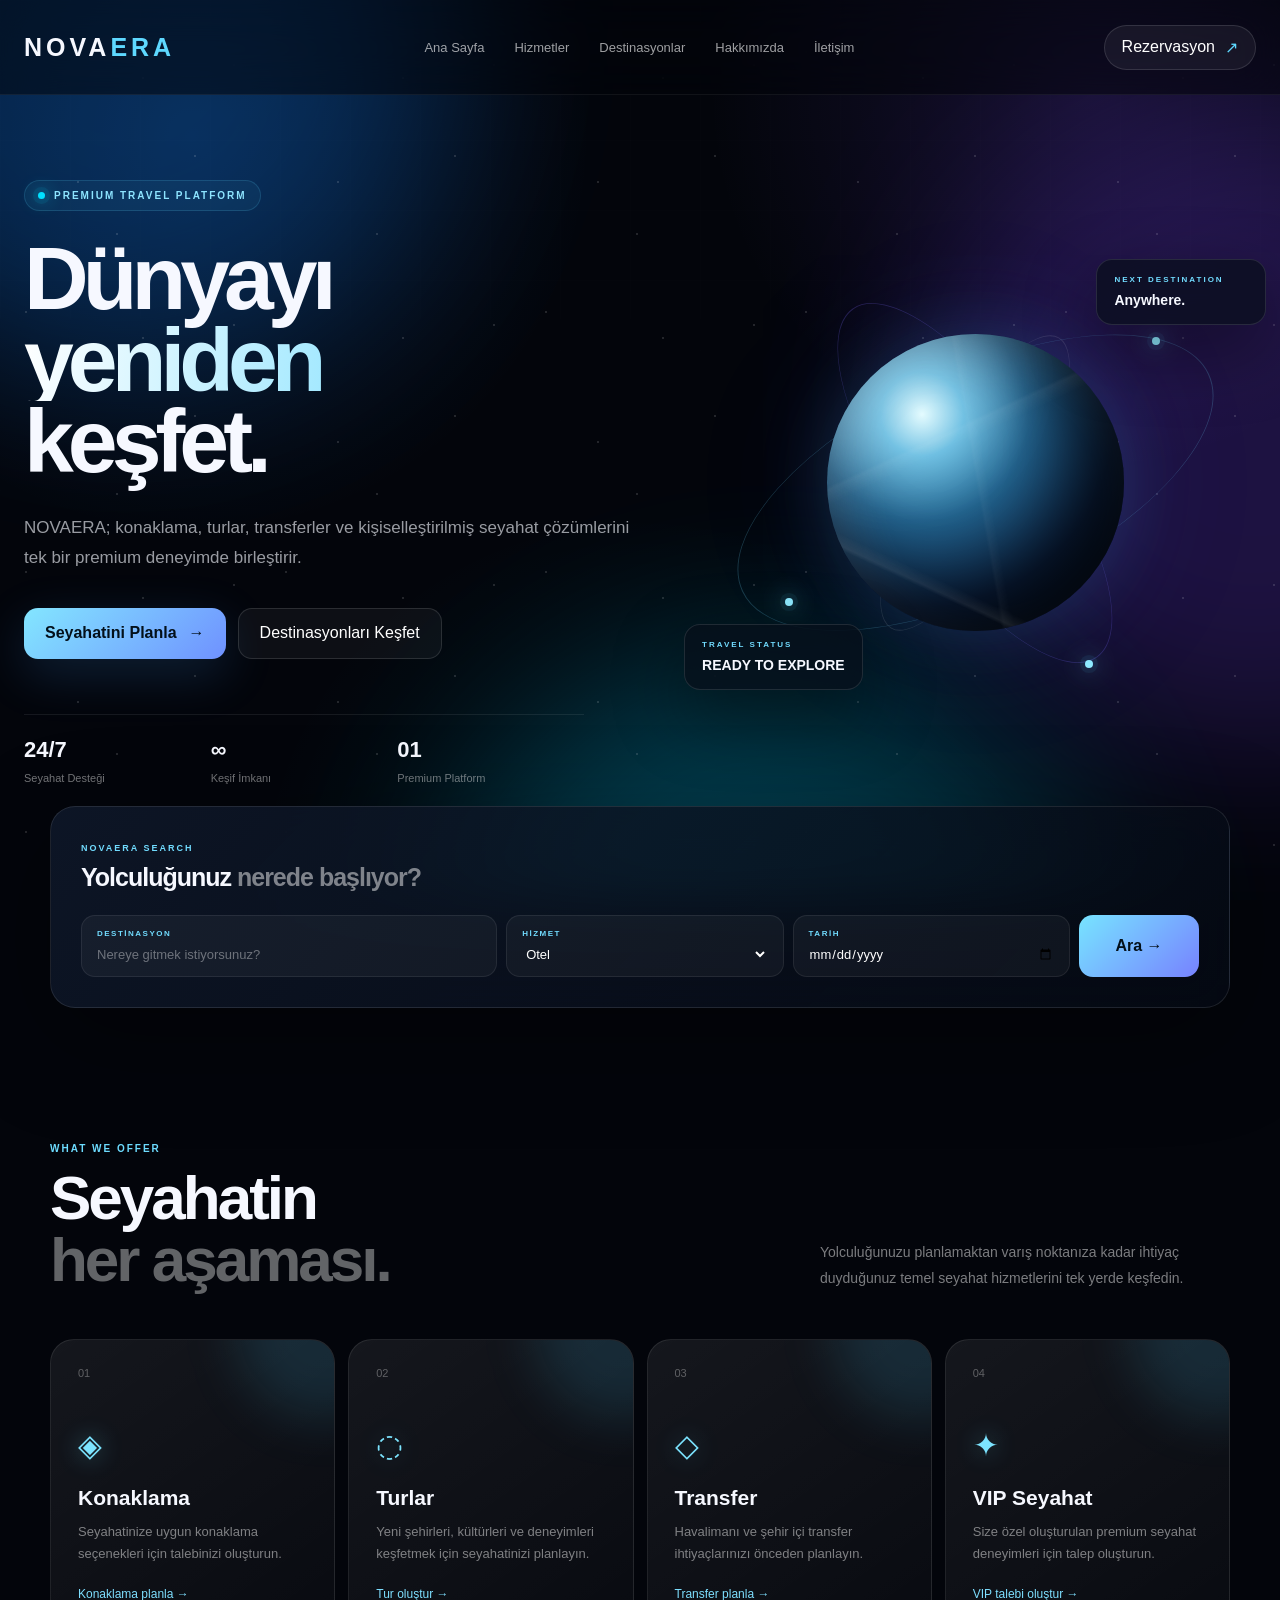
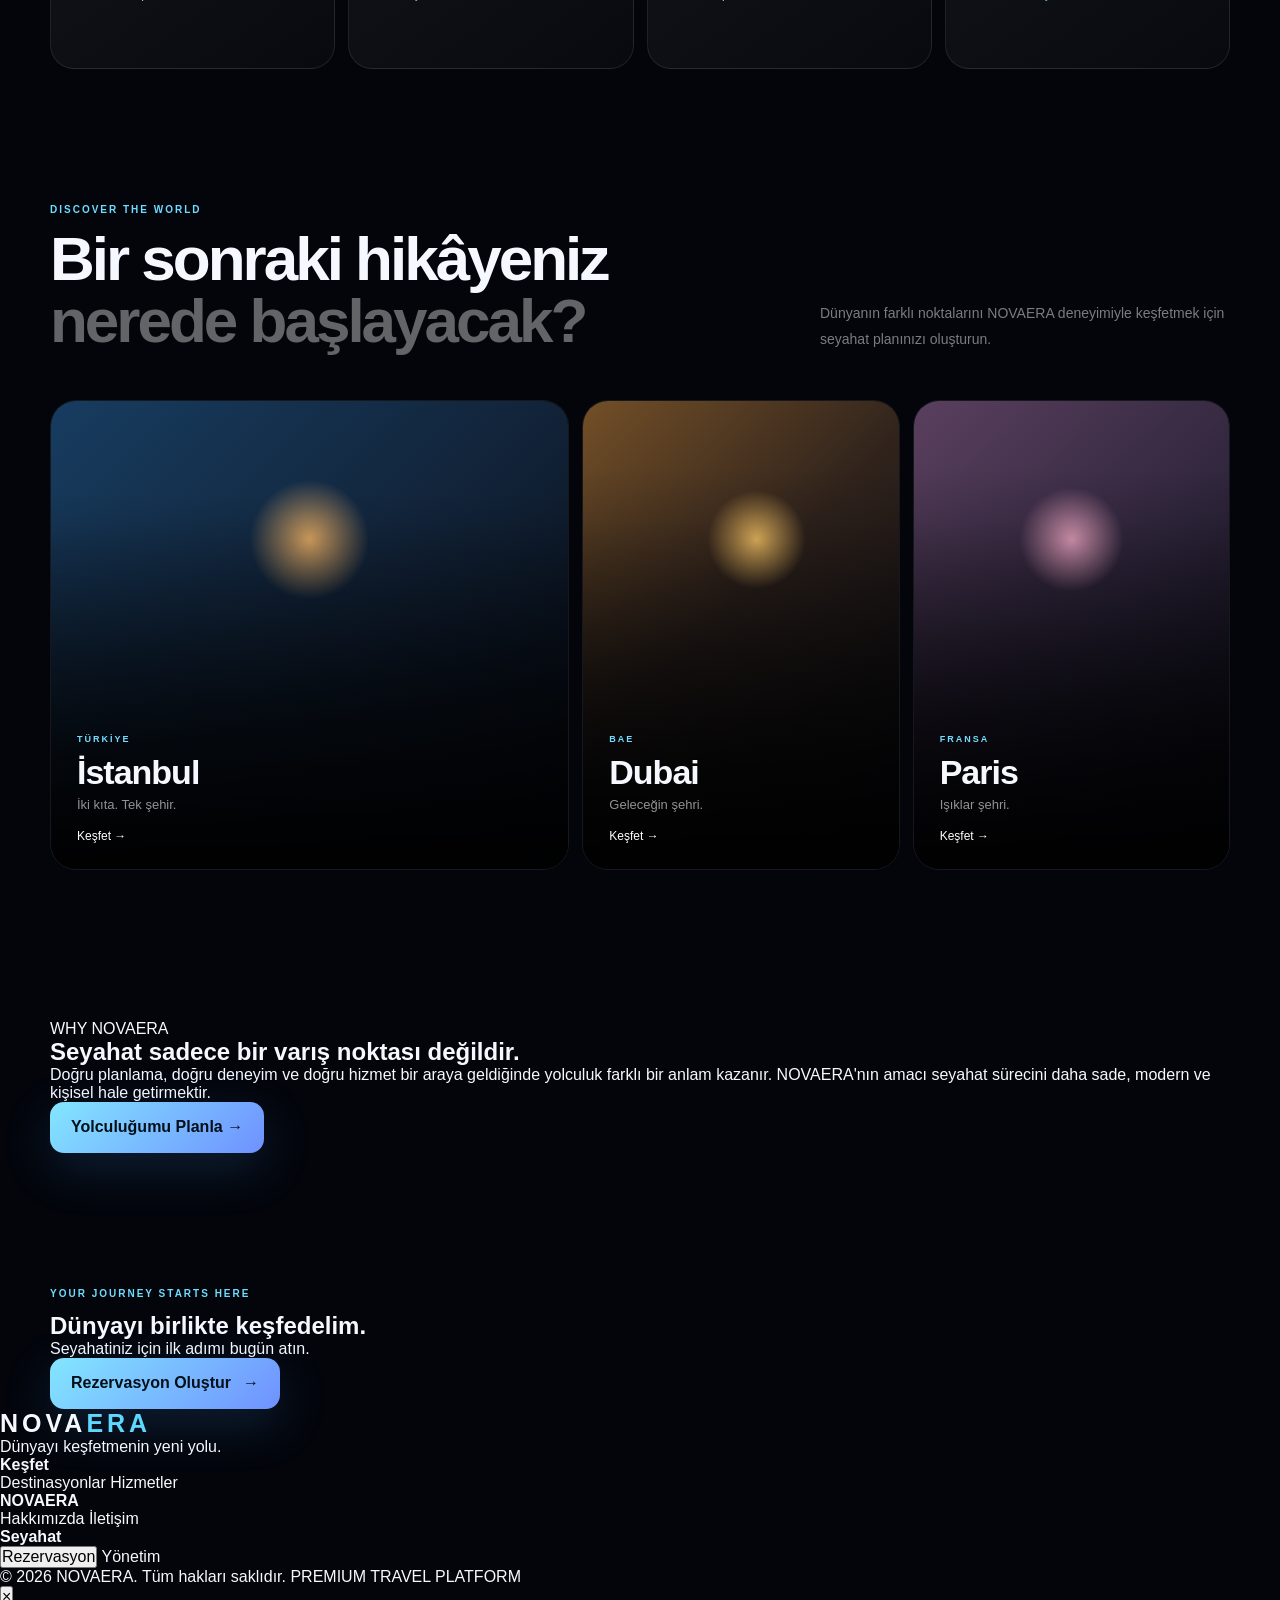
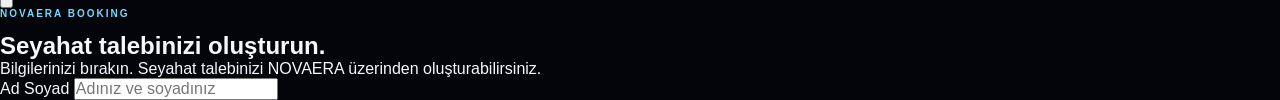
<file: index.html>
<!DOCTYPE html>
<html lang="tr">
<head>
    <meta charset="UTF-8">
    <meta name="viewport" content="width=device-width, initial-scale=1.0">

    <title>NOVAERA — Premium Travel Platform</title>

    <meta
        name="description"
        content="NOVAERA ile otel, tur, transfer ve kişiselleştirilmiş seyahat deneyimlerini keşfedin."
    >

    <link rel="stylesheet" href="./style.css">
</head>

<body>

    <!-- BACKGROUND -->
    <div class="background">
        <div class="aurora aurora-one"></div>
        <div class="aurora aurora-two"></div>
        <div class="aurora aurora-three"></div>
        <div class="stars"></div>
        <div class="grid-background"></div>
    </div>


    <!-- NAVBAR -->
    <header class="navbar">

        <div class="nav-container">

            <a href="#home" class="logo">
                NOVA<span>ERA</span>
            </a>

            <nav class="nav-menu" id="navMenu">

                <a href="#home">Ana Sayfa</a>
                <a href="#services">Hizmetler</a>
                <a href="#destinations">Destinasyonlar</a>
                <a href="#about">Hakkımızda</a>
                <a href="#contact">İletişim</a>

            </nav>

            <button
                class="nav-reservation"
                data-open-booking
            >
                Rezervasyon
                <span>↗</span>
            </button>

            <button
                class="mobile-menu"
                id="mobileMenu"
                aria-label="Menüyü aç"
            >
                ☰
            </button>

        </div>

    </header>


    <!-- HERO -->
    <main id="home">

        <section class="hero">

            <div class="hero-container">

                <!-- LEFT -->
                <div class="hero-content">

                    <div class="eyebrow">
                        <span class="pulse"></span>
                        PREMIUM TRAVEL PLATFORM
                    </div>

                    <h1>
                        Dünyayı
                        <span>yeniden</span>
                        keşfet.
                    </h1>

                    <p class="hero-description">
                        NOVAERA; konaklama, turlar, transferler ve
                        kişiselleştirilmiş seyahat çözümlerini tek
                        bir premium deneyimde birleştirir.
                    </p>

                    <div class="hero-buttons">

                        <button
                            class="primary-button"
                            data-open-booking
                        >
                            Seyahatini Planla
                            <span>→</span>
                        </button>

                        <a
                            href="#destinations"
                            class="secondary-button"
                        >
                            Destinasyonları Keşfet
                        </a>

                    </div>

                    <div class="hero-stats">

                        <div>
                            <strong>24/7</strong>
                            <span>Seyahat Desteği</span>
                        </div>

                        <div>
                            <strong>∞</strong>
                            <span>Keşif İmkanı</span>
                        </div>

                        <div>
                            <strong>01</strong>
                            <span>Premium Platform</span>
                        </div>

                    </div>

                </div>


                <!-- RIGHT VISUAL -->
                <div class="hero-visual">

                    <div class="planet-system">

                        <div class="orbit orbit-large"></div>
                        <div class="orbit orbit-medium"></div>
                        <div class="orbit orbit-small"></div>

                        <div class="planet">

                            <div class="planet-light"></div>

                            <div class="planet-lines"></div>

                        </div>

                        <div class="location-dot dot-one"></div>
                        <div class="location-dot dot-two"></div>
                        <div class="location-dot dot-three"></div>

                        <div class="floating-card card-top">

                            <small>NEXT DESTINATION</small>

                            <strong>Anywhere.</strong>

                        </div>

                        <div class="floating-card card-bottom">

                            <small>TRAVEL STATUS</small>

                            <strong>
                                READY TO EXPLORE
                            </strong>

                        </div>

                    </div>

                </div>

            </div>

        </section>


        <!-- SEARCH -->
        <section class="search-section">

            <div class="search-container">

                <div class="search-heading">

                    <span>NOVAERA SEARCH</span>

                    <h2>
                        Yolculuğunuz
                        <strong>nerede başlıyor?</strong>
                    </h2>

                </div>


                <form id="searchForm" class="search-form">

                    <div class="search-field">

                        <label>DESTİNASYON</label>

                        <input
                            type="text"
                            id="searchDestination"
                            placeholder="Nereye gitmek istiyorsunuz?"
                        >

                    </div>


                    <div class="search-field">

                        <label>HİZMET</label>

                        <select id="searchService">

                            <option value="Otel">
                                Otel
                            </option>

                            <option value="Tur">
                                Tur
                            </option>

                            <option value="Transfer">
                                Transfer
                            </option>

                            <option value="VIP Seyahat">
                                VIP Seyahat
                            </option>

                        </select>

                    </div>


                    <div class="search-field">

                        <label>TARİH</label>

                        <input
                            type="date"
                            id="searchDate"
                        >

                    </div>


                    <button
                        type="submit"
                        class="search-button"
                    >
                        Ara
                        <span>→</span>
                    </button>

                </form>

                <div
                    id="searchResult"
                    class="search-result"
                ></div>

            </div>

        </section>


        <!-- SERVICES -->
        <section
            class="section services-section"
            id="services"
        >

            <div class="section-container">

                <div class="section-heading">

                    <div>

                        <span class="section-label">
                            WHAT WE OFFER
                        </span>

                        <h2>
                            Seyahatin
                            <span>her aşaması.</span>
                        </h2>

                    </div>

                    <p>
                        Yolculuğunuzu planlamaktan varış
                        noktanıza kadar ihtiyaç duyduğunuz
                        temel seyahat hizmetlerini tek yerde
                        keşfedin.
                    </p>

                </div>


                <div class="service-grid">


                    <article
                        class="service-card"
                        data-service="Otel"
                    >

                        <div class="service-number">
                            01
                        </div>

                        <div class="service-icon">
                            ◈
                        </div>

                        <h3>Konaklama</h3>

                        <p>
                            Seyahatinize uygun konaklama
                            seçenekleri için talebinizi
                            oluşturun.
                        </p>

                        <button
                            class="service-link"
                            data-open-booking
                            data-service="Otel"
                        >
                            Konaklama planla →
                        </button>

                    </article>


                    <article
                        class="service-card"
                        data-service="Tur"
                    >

                        <div class="service-number">
                            02
                        </div>

                        <div class="service-icon">
                            ◌
                        </div>

                        <h3>Turlar</h3>

                        <p>
                            Yeni şehirleri, kültürleri ve
                            deneyimleri keşfetmek için
                            seyahatinizi planlayın.
                        </p>

                        <button
                            class="service-link"
                            data-open-booking
                            data-service="Tur"
                        >
                            Tur oluştur →
                        </button>

                    </article>


                    <article
                        class="service-card"
                        data-service="Transfer"
                    >

                        <div class="service-number">
                            03
                        </div>

                        <div class="service-icon">
                            ◇
                        </div>

                        <h3>Transfer</h3>

                        <p>
                            Havalimanı ve şehir içi transfer
                            ihtiyaçlarınızı önceden planlayın.
                        </p>

                        <button
                            class="service-link"
                            data-open-booking
                            data-service="Transfer"
                        >
                            Transfer planla →
                        </button>

                    </article>


                    <article
                        class="service-card"
                        data-service="VIP Seyahat"
                    >

                        <div class="service-number">
                            04
                        </div>

                        <div class="service-icon">
                            ✦
                        </div>

                        <h3>VIP Seyahat</h3>

                        <p>
                            Size özel oluşturulan premium
                            seyahat deneyimleri için talep
                            oluşturun.
                        </p>

                        <button
                            class="service-link"
                            data-open-booking
                            data-service="VIP Seyahat"
                        >
                            VIP talebi oluştur →
                        </button>

                    </article>

                </div>

            </div>

        </section>


        <!-- DESTINATIONS -->
        <section
            class="section destinations-section"
            id="destinations"
        >

            <div class="section-container">

                <div class="section-heading">

                    <div>

                        <span class="section-label">
                            DISCOVER THE WORLD
                        </span>

                        <h2>
                            Bir sonraki hikâyeniz
                            <span>nerede başlayacak?</span>
                        </h2>

                    </div>

                    <p>
                        Dünyanın farklı noktalarını NOVAERA
                        deneyimiyle keşfetmek için seyahat
                        planınızı oluşturun.
                    </p>

                </div>


                <div class="destination-grid">


                    <article
                        class="destination-card destination-istanbul"
                        data-destination="İstanbul"
                    >

                        <div class="destination-overlay"></div>

                        <div class="destination-content">

                            <span>
                                TÜRKİYE
                            </span>

                            <h3>İstanbul</h3>

                            <p>
                                İki kıta. Tek şehir.
                            </p>

                            <button
                                data-destination-button="İstanbul"
                            >
                                Keşfet →
                            </button>

                        </div>

                    </article>


                    <article
                        class="destination-card destination-dubai"
                        data-destination="Dubai"
                    >

                        <div class="destination-overlay"></div>

                        <div class="destination-content">

                            <span>
                                BAE
                            </span>

                            <h3>Dubai</h3>

                            <p>
                                Geleceğin şehri.
                            </p>

                            <button
                                data-destination-button="Dubai"
                            >
                                Keşfet →
                            </button>

                        </div>

                    </article>


                    <article
                        class="destination-card destination-paris"
                        data-destination="Paris"
                    >

                        <div class="destination-overlay"></div>

                        <div class="destination-content">

                            <span>
                                FRANSA
                            </span>

                            <h3>Paris</h3>

                            <p>
                                Işıklar şehri.
                            </p>

                            <button
                                data-destination-button="Paris"
                            >
                                Keşfet →
                            </button>

                        </div>

                    </article>

                </div>

            </div>

        </section>


        <!-- ABOUT -->
        <section
            class="section about-section"
            id="about"
        >

            <div class="section-container">

                <div class="about-box">

                    <div class="about-label">
                        WHY NOVAERA
                    </div>

                    <h2>
                        Seyahat sadece
                        bir varış noktası
                        değildir.
                    </h2>

                    <p>
                        Doğru planlama, doğru deneyim ve
                        doğru hizmet bir araya geldiğinde
                        yolculuk farklı bir anlam kazanır.
                        NOVAERA'nın amacı seyahat sürecini
                        daha sade, modern ve kişisel hale
                        getirmektir.
                    </p>

                    <button
                        class="primary-button"
                        data-open-booking
                    >
                        Yolculuğumu Planla →
                    </button>

                </div>

            </div>

        </section>


        <!-- CTA -->
        <section
            class="section cta-section"
            id="contact"
        >

            <div class="section-container">

                <div class="cta-box">

                    <span class="section-label">
                        YOUR JOURNEY STARTS HERE
                    </span>

                    <h2>
                        Dünyayı birlikte
                        <span>keşfedelim.</span>
                    </h2>

                    <p>
                        Seyahatiniz için ilk adımı bugün atın.
                    </p>

                    <button
                        class="primary-button"
                        data-open-booking
                    >
                        Rezervasyon Oluştur
                        <span>→</span>
                    </button>

                </div>

            </div>

        </section>

    </main>


    <!-- FOOTER -->
    <footer>

        <div class="footer-container">

            <div class="footer-brand">

                <a href="#home" class="logo">
                    NOVA<span>ERA</span>
                </a>

                <p>
                    Dünyayı keşfetmenin yeni yolu.
                </p>

            </div>


            <div class="footer-column">

                <h4>Keşfet</h4>

                <a href="#destinations">
                    Destinasyonlar
                </a>

                <a href="#services">
                    Hizmetler
                </a>

            </div>


            <div class="footer-column">

                <h4>NOVAERA</h4>

                <a href="#about">
                    Hakkımızda
                </a>

                <a href="#contact">
                    İletişim
                </a>

            </div>


            <div class="footer-column">

                <h4>Seyahat</h4>

                <button data-open-booking>
                    Rezervasyon
                </button>

                <a href="admin.html">
                    Yönetim
                </a>

            </div>

        </div>


        <div class="footer-bottom">

            <span>
                © 2026 NOVAERA. Tüm hakları saklıdır.
            </span>

            <span>
                PREMIUM TRAVEL PLATFORM
            </span>

        </div>

    </footer>


    <!-- BOOKING MODAL -->
    <div
        class="modal"
        id="bookingModal"
        aria-hidden="true"
    >

        <div class="modal-backdrop"></div>

        <div class="modal-box">

            <button
                class="modal-close"
                id="closeModal"
                aria-label="Kapat"
            >
                ×
            </button>

            <span class="section-label">
                NOVAERA BOOKING
            </span>

            <h2>
                Seyahat talebinizi oluşturun.
            </h2>

            <p class="modal-description">
                Bilgilerinizi bırakın. Seyahat talebinizi
                NOVAERA üzerinden oluşturabilirsiniz.
            </p>


            <form id="bookingForm">

                <div class="form-grid">

                    <div class="form-group">

                        <label for="bookingName">
                            Ad Soyad
                        </label>

                        <input
                            id="bookingName"
                            name="name"
                            type="text"
                            required
                            placeholder="Adınız ve soyadınız"
                        >
</file>
<file: style.css>
* {
    margin: 0;
    padding: 0;
    box-sizing: border-box;
}

:root {
    --bg: #03050b;
    --bg2: #07101d;
    --text: #f6f8ff;
    --muted: rgba(246,248,255,.62);
    --line: rgba(255,255,255,.10);
    --blue: #5ed8ff;
    --violet: #8175ff;
    --cyan: #00e0ff;
}

html {
    scroll-behavior: smooth;
}

body {
    min-height: 100vh;
    overflow-x: hidden;
    background: var(--bg);
    color: var(--text);
    font-family:
        Inter,
        -apple-system,
        BlinkMacSystemFont,
        "Segoe UI",
        Arial,
        sans-serif;
}

button,
input,
select,
textarea {
    font: inherit;
}

button {
    cursor: pointer;
}

a {
    color: inherit;
    text-decoration: none;
}

/* =========================================
   BACKGROUND
========================================= */

.background {
    position: fixed;
    inset: 0;
    z-index: -10;
    overflow: hidden;
    pointer-events: none;
    background:
        radial-gradient(
            circle at 15% 15%,
            rgba(38,143,255,.16),
            transparent 30%
        ),
        radial-gradient(
            circle at 85% 10%,
            rgba(126,78,255,.15),
            transparent 28%
        ),
        radial-gradient(
            circle at 50% 100%,
            rgba(0,224,255,.08),
            transparent 35%
        ),
        #03050b;
}

.grid-background {
    position: absolute;
    inset: 0;
    opacity: .32;
    background-image:
        linear-gradient(
            rgba(255,255,255,.025) 1px,
            transparent 1px
        ),
        linear-gradient(
            90deg,
            rgba(255,255,255,.025) 1px,
            transparent 1px
        );
    background-size: 70px 70px;
    mask-image: linear-gradient(
        to bottom,
        black,
        transparent 85%
    );
}

.aurora {
    position: absolute;
    width: 650px;
    height: 650px;
    border-radius: 50%;
    filter: blur(90px);
    opacity: .22;
    animation: auroraMove 14s ease-in-out infinite;
}

.aurora-one {
    top: -280px;
    left: -200px;
    background: #087dff;
}

.aurora-two {
    top: 100px;
    right: -300px;
    background: #7c42ff;
    animation-delay: -5s;
}

.aurora-three {
    bottom: -400px;
    left: 35%;
    background: #00cfff;
    animation-delay: -9s;
}

.stars {
    position: absolute;
    inset: 0;
    opacity: .45;
    background-image:
        radial-gradient(
            1px 1px at 10% 20%,
            white,
            transparent
        ),
        radial-gradient(
            1px 1px at 30% 70%,
            white,
            transparent
        ),
        radial-gradient(
            1px 1px at 55% 30%,
            white,
            transparent
        ),
        radial-gradient(
            1px 1px at 75% 60%,
            white,
            transparent
        ),
        radial-gradient(
            1px 1px at 90% 25%,
            white,
            transparent
        ),
        radial-gradient(
            1px 1px at 45% 90%,
            white,
            transparent
        );
    background-size: 260px 260px;
}

@keyframes auroraMove {
    0%,100% {
        transform: translate3d(0,0,0) scale(1);
    }

    50% {
        transform: translate3d(40px,-35px,0) scale(1.12);
    }
}

/* =========================================
   NAVBAR
========================================= */

.navbar {
    position: fixed;
    top: 0;
    left: 0;
    right: 0;
    z-index: 1000;
    padding: 18px 24px;
    background: rgba(3,5,11,.52);
    border-bottom: 1px solid rgba(255,255,255,.06);
    backdrop-filter: blur(24px);
    -webkit-backdrop-filter: blur(24px);
}

.nav-container {
    width: min(1240px, 100%);
    margin: auto;

    min-height: 58px;

    display: flex;
    align-items: center;
    justify-content: space-between;

    gap: 25px;
}

.logo {
    flex-shrink: 0;

    font-size: 25px;
    font-weight: 900;
    letter-spacing: 4px;
}

.logo span {
    color: var(--blue);
}

.nav-menu {
    display: flex;
    align-items: center;
    justify-content: center;
    gap: 30px;
}

.nav-menu a {
    position: relative;

    color: rgba(255,255,255,.62);
    font-size: 13px;
    transition: .25s ease;
}

.nav-menu a:hover {
    color: white;
}

.nav-menu a::after {
    content: "";

    position: absolute;
    left: 0;
    right: 100%;
    bottom: -7px;

    height: 1px;

    background: var(--blue);

    transition: .25s ease;
}

.nav-menu a:hover::after {
    right: 0;
}

.nav-reservation {
    display: flex;
    align-items: center;
    gap: 10px;

    border: 1px solid rgba(255,255,255,.12);
    border-radius: 999px;

    padding: 12px 17px;

    color: white;

    background: rgba(255,255,255,.06);

    transition: .25s ease;
}

.nav-reservation:hover {
    transform: translateY(-2px);
    border-color: rgba(94,216,255,.4);
    background: rgba(94,216,255,.10);
}

.nav-reservation span {
    color: var(--blue);
}

.mobile-menu {
    display: none;

    width: 42px;
    height: 42px;

    border: 1px solid var(--line);
    border-radius: 12px;

    color: white;
    background: rgba(255,255,255,.05);
}

/* =========================================
   HERO
========================================= */

.hero {
    min-height: 850px;

    padding:
        180px
        24px
        100px;

    position: relative;
}

.hero-container {
    width: min(1240px, 100%);
    margin: auto;

    display: grid;
    grid-template-columns:
        minmax(0, 1.05fr)
        minmax(400px, .95fr);

    gap: 50px;

    align-items: center;
}

.hero-content {
    position: relative;
    z-index: 3;
}

.eyebrow {
    display: inline-flex;
    align-items: center;
    gap: 9px;

    padding: 9px 13px;

    border: 1px solid rgba(94,216,255,.16);
    border-radius: 999px;

    color: #8de4ff;

    background: rgba(94,216,255,.055);

    font-size: 10px;
    font-weight: 800;
    letter-spacing: 2px;

    margin-bottom: 27px;
}

.pulse {
    width: 7px;
    height: 7px;

    border-radius: 50%;

    background: var(--cyan);

    box-shadow:
        0 0 0 5px rgba(0,224,255,.08),
        0 0 18px var(--cyan);

    animation: pulse 2s infinite;
}

@keyframes pulse {
    0%,100% {
        transform: scale(1);
        opacity: 1;
    }

    50% {
        transform: scale(.65);
        opacity: .65;
    }
}

.hero h1 {
    max-width: 760px;

    font-size:
        clamp(
            55px,
            7vw,
            100px
        );

    line-height: .91;

    letter-spacing: -6px;

    font-weight: 900;

    margin-bottom: 30px;
}

.hero h1 span {
    display: block;

    background:
        linear-gradient(
            100deg,
            #ffffff 0%,
            #74ddff 38%,
            #887cff 75%,
            #ffffff 100%
        );

    -webkit-background-clip: text;
    background-clip: text;

    color: transparent;

    background-size: 200% auto;

    animation: textShine 6s linear infinite;
}

@keyframes textShine {
    to {
        background-position: 200% center;
    }
}

.hero-description {
    max-width: 610px;

    color: var(--muted);

    font-size: 17px;
    line-height: 1.8;
}

.hero-buttons {
    display: flex;
    flex-wrap: wrap;
    gap: 12px;

    margin-top: 34px;
}

.primary-button,
.secondary-button {
    min-height: 51px;

    display: inline-flex;
    align-items: center;
    justify-content: center;
    gap: 12px;

    padding: 0 21px;

    border-radius: 14px;

    transition: .25s ease;
}

.primary-button {
    border: 0;

    color: #03101a;

    font-weight: 800;

    background:
        linear-gradient(
            135deg,
            #83e6ff,
            #6f91ff
        );

    box-shadow:
        0 15px 50px rgba(74,159,255,.18);
}

.primary-button:hover {
    transform: translateY(-3px);
    box-shadow:
        0 20px 60px rgba(74,159,255,.28);
}

.secondary-button {
    border: 1px solid rgba(255,255,255,.12);

    color: white;

    background: rgba(255,255,255,.045);
}

.secondary-button:hover {
    transform: translateY(-3px);
    background: rgba(255,255,255,.08);
}

.hero-stats {
    display: grid;
    grid-template-columns: repeat(3, 1fr);

    max-width: 560px;

    margin-top: 55px;

    border-top: 1px solid rgba(255,255,255,.08);

    padding-top: 22px;
}

.hero-stats div {
    padding-right: 20px;
}

.hero-stats strong {
    display: block;

    font-size: 22px;

    margin-bottom: 5px;
}

.hero-stats span {
    color: rgba(255,255,255,.45);

    font-size: 11px;
}

/* =========================================
   PLANET
========================================= */

.hero-visual {
    min-height: 600px;

    display: flex;
    align-items: center;
    justify-content: center;

    position: relative;
}

.planet-system {
    width: min(560px, 100%);
    aspect-ratio: 1;

    position: relative;
}

.planet {
    position: absolute;

    width: 53%;
    height: 53%;

    top: 23.5%;
    left: 23.5%;

    border-radius: 50%;

    overflow: hidden;

    background:
        radial-gradient(
            circle at 32% 27%,
            #dffbff 0%,
            #5cb8df 14%,
            #21628d 36%,
            #0b2143 65%,
            #020817 100%
        );

    box-shadow:
        inset -40px -35px 80px rgba(0,0,0,.72),
        inset 18px 15px 50px rgba(255,255,255,.12),
        0 0 70px rgba(64,183,255,.18),
        0 0 160px rgba(67,91,255,.10);
}

.planet-light {
    position: absolute;
    width: 70%;
    height: 70%;

    top: -20%;
    left: -10%;

    border-radius: 50%;

    background: rgba(255,255,255,.17);

    filter: blur(30px);
}

.planet-lines {
    position: absolute;
    inset: 0;

    opacity: .28;

    background:
        linear-gradient(
            25deg,
            transparent 20%,
            rgba(255,255,255,.25) 21%,
            transparent 24%
        ),
        linear-gradient(
            155deg,
            transparent 35%,
            rgba(255,255,255,.17) 36%,
            transparent 40%
        ),
        linear-gradient(
            80deg,
            transparent 50%,
            rgba(255,255,255,.12) 51%,
            transparent 54%
        );
}

.orbit {
    position: absolute;

    border-radius: 50%;

    border: 1px solid rgba(116,218,255,.22);

    transform: rotate(-25deg) scaleY(.43);

    animation: orbitRotate 16s linear infinite;
}

.orbit-large {
    inset: 4%;
}

.orbit-medium {
    inset: 12%;

    border-color: rgba(132,108,255,.24);

    transform:
        rotate(55deg)
        scaleY(.36);

    animation-duration: 21s;
    animation-direction: reverse;
}

.orbit-small {
    inset: 20%;

    border-color: rgba(255,255,255,.11);

    transform:
        rotate(120deg)
        scaleY(.30);

    animation-duration: 27s;
}

@keyframes orbitRotate {
    from {
        transform:
            rotate(0deg)
            scaleY(.43);
    }

    to {
        transform:
            rotate(360deg)
            scaleY(.43);
    }
}

.location-dot {
    position: absolute;

    width: 8px;
    height: 8px;

    border-radius: 50%;

    background: #8eeaff;

    box-shadow:
        0 0 0 5px rgba(94,216,255,.07),
        0 0 25px #5ed8ff;
}

.dot-one {
    top: 24%;
    right: 17%;
}

.dot-two {
    bottom: 28%;
    left: 16%;
}

.dot-three {
    bottom: 17%;
    right: 29%;
}

.floating-card {
    position: absolute;

    min-width: 170px;

    padding: 15px 17px;

    border-radius: 16px;

    background:
        rgba(8,14,26,.72);

    border:
        1px solid rgba(255,255,255,.11);

    box-shadow:
        0 25px 70px rgba(0,0,0,.42);

    backdrop-filter: blur(20px);
    -webkit-backdrop-filter: blur(20px);
}

.floating-card small {
    display: block;

    color: #72dcff;

    font-size: 8px;
    font-weight: 800;
    letter-spacing: 2px;

    margin-bottom: 7px;
}

.floating-card strong {
    font-size: 14px;
}

.card-top {
    top: 10%;
    right: -2%;

    animation: floating 5s ease-in-out infinite;
}

.card-bottom {
    bottom: 13%;
    left: -2%;

    animation: floating 6s ease-in-out infinite reverse;
}

@keyframes floating {
    0%,100% {
        transform: translateY(0);
    }

    50% {
        transform: translateY(-12px);
    }
}

/* =========================================
   SEARCH
========================================= */

.search-section {
    position: relative;

    margin-top: -80px;

    padding: 0 24px;

    z-index: 10;
}

.search-container {
    width: min(1180px, 100%);
    margin: auto;

    padding: 30px;

    border:
        1px solid rgba(255,255,255,.10);

    border-radius: 25px;

    background:
        linear-gradient(
            135deg,
            rgba(15,25,43,.85),
            rgba(5,10,20,.78)
        );

    box-shadow:
        0 30px 100px rgba(0,0,0,.4);

    backdrop-filter: blur(25px);
    -webkit-backdrop-filter: blur(25px);
}

.search-heading {
    margin-bottom: 23px;
}

.search-heading span {
    color: #71dcff;

    font-size: 9px;
    font-weight: 800;
    letter-spacing: 2px;
}

.search-heading h2 {
    margin-top: 8px;

    font-size: 25px;

    letter-spacing: -1px;
}

.search-heading strong {
    color: rgba(255,255,255,.48);
}

.search-form {
    display: grid;

    grid-template-columns:
        1.5fr
        1fr
        1fr
        auto;

    gap: 9px;
}

.search-field {
    min-width: 0;

    padding: 13px 15px;

    border:
        1px solid rgba(255,255,255,.08);

    border-radius: 14px;

    background:
        rgba(255,255,255,.045);
}

.search-field label {
    display: block;

    color: #71dcff;

    font-size: 8px;
    font-weight: 800;
    letter-spacing: 1.5px;

    margin-bottom: 7px;
}

.search-field input,
.search-field select {
    width: 100%;

    outline: none;
    border: 0;

    color: white;

    background: transparent;

    font-size: 13px;
}

.search-field input::placeholder {
    color: rgba(255,255,255,.38);
}

.search-field select option {
    color: white;
    background: #0b1220;
}

.search-button {
    min-width: 120px;

    border: 0;
    border-radius: 14px;

    color: #03101a;

    font-weight: 800;

    background:
        linear-gradient(
            135deg,
            #77e4ff,
            #7782ff
        );

    transition: .25s;
}

.search-button:hover {
    transform: translateY(-2px);
}

.search-result {
    display: none;

    margin-top: 14px;

    padding: 14px;

    border-radius: 12px;

    color: #bdefff;

    background: rgba(94,216,255,.07);

    border: 1px solid rgba(94,216,255,.13);

    font-size: 13px;
}

.search-result.show {
    display: block;
}

/* =========================================
   SECTIONS
========================================= */

.section {
    padding: 135px 24px 0;
}

.section-container {
    width: min(1180px, 100%);
    margin: auto;
}

.section-heading {
    display: flex;

    align-items: flex-end;
    justify-content: space-between;

    gap: 40px;

    margin-bottom: 48px;
}

.section-label {
    display: block;

    color: #6ddcff;

    font-size: 10px;
    font-weight: 800;
    letter-spacing: 2px;

    margin-bottom: 13px;
}

.section-heading h2 {
    max-width: 730px;

    font-size:
        clamp(
            38px,
            5vw,
            62px
        );

    line-height: 1;

    letter-spacing: -3px;
}

.section-heading h2 span {
    display: block;

    color: rgba(255,255,255,.38);
}

.section-heading p {
    max-width: 410px;

    color: rgba(255,255,255,.48);

    font-size: 14px;
    line-height: 1.8;
}

/* =========================================
   SERVICES
========================================= */

.service-grid {
    display: grid;

    grid-template-columns:
        repeat(4, 1fr);

    gap: 13px;
}

.service-card {
    position: relative;

    min-height: 330px;

    padding: 27px;

    overflow: hidden;

    border:
        1px solid rgba(255,255,255,.09);

    border-radius: 24px;

    background:
        linear-gradient(
            145deg,
            rgba(255,255,255,.075),
            rgba(255,255,255,.025)
        );

    transition:
        transform .35s ease,
        border-color .35s ease,
        box-shadow .35s ease;
}

.service-card::before {
    content: "";

    position: absolute;

    width: 180px;
    height: 180px;

    top: -100px;
    right: -80px;

    border-radius: 50%;

    background: rgba(73,199,255,.13);

    filter: blur(25px);
}

.service-card:hover {
    transform: translateY(-9px);

    border-color:
        rgba(94,216,255,.28);

    box-shadow:
        0 30px 80px rgba(0,0,0,.3);
}

.service-number {
    color: rgba(255,255,255,.32);

    font-size: 11px;
}

.service-icon {
    margin-top: 48px;

    font-size: 31px;

    color: #7ce4ff;

    text-shadow:
        0 0 25px rgba(94,216,255,.45);
}

.service-card h3 {
    margin-top: 22px;

    font-size: 21px;
}

.service-card p {
    margin-top: 11px;

    color: rgba(255,255,255,.47);

    font-size: 13px;

    line-height: 1.7;
}

.service-link {
    margin-top: 22px;

    padding: 0;

    border: 0;

    color: #7edfff;

    background: transparent;

    font-size: 12px;
}

/* =========================================
   DESTINATIONS
========================================= */

.destination-grid {
    display: grid;

    grid-template-columns:
        1.35fr
        .825fr
        .825fr;

    gap: 13px;
}

.destination-card {
    min-height: 470px;

    position: relative;

    overflow: hidden;

    border-radius: 26px;

    border:
        1px solid rgba(255,255,255,.08);

    transition: .4s;
}

.destination-card:hover {
    transform: translateY(-7px);

    border-color:
        rgba(255,255,255,.18);
}

.destination-card::before {
    content: "";

    position: absolute;
    inset: 0;

    transition: .5s;

    transform: scale(1.02);
}

.destination-card:hover::before {
    transform: scale(1.09);
}

.destination-istanbul::before {
    background:
        radial-gradient(
            circle at 50% 30%,
            rgba(255,186,100,.8),
            transparent 14%
        ),
        linear-gradient(
            180deg,
            transparent 20%,
            rgba(3,5,10,.95) 100%
        ),
        linear-gradient(
            135deg,
            #173d61,
            #12243a 50%,
            #05080f
        );
}

.destination-dubai::before {
    background:
        radial-gradient(
            circle at 55% 30%,
            rgba(255,202,103,.8),
            transparent 13%
        ),
        linear-gradient(
            180deg,
            transparent 15%,
            rgba(4,5,9,.96)
        ),
        linear-gradient(
            135deg,
            #745027,
            #30231c 45%,
            #07090f
        );
}

.destination-paris::before {
    background:
        radial-gradient(
            circle at 50% 30%,
            rgba(255,177,205,.75),
            transparent 14%
        ),
        linear-gradient(
            180deg,
            transparent 15%,
            rgba(4,5,10,.96)
        ),
        linear-gradient(
            135deg,
            #5b405f,
            #30263d 50%,
            #070910
        );
}

.destination-overlay {
    position: absolute;
    inset: 0;

    background:
        linear-gradient(
            180deg,
            transparent 25%,
            rgba(0,0,0,.18) 45%,
            rgba(0,0,0,.88) 100%
        );

    z-index: 1;
}

.destination-content {
    position: absolute;

    left: 26px;
    right: 26px;
    bottom: 25px;

    z-index: 2;
}

.destination-content span {
    color: #75ddff;

    font-size: 9px;
    font-weight: 800;

    letter-spacing: 2px;
}

.destination-content h3 {
    margin-top: 7px;

    font-size: 34px;

    letter-spacing: -1px;
}

.destination-content p {
    margin-top: 5px;

    color: rgba(255,255,255,.57);

    font-size: 13px;
}

.destination-content button {
    margin-top: 17px;

    border: 0;

    color: white;

    background: transparent;

    font-size: 12px;
}

/* =========================================
   ABOUT
========================================= */

.about-section {
    padding-top: 150px;
}

.about-box {
    position
</file>
